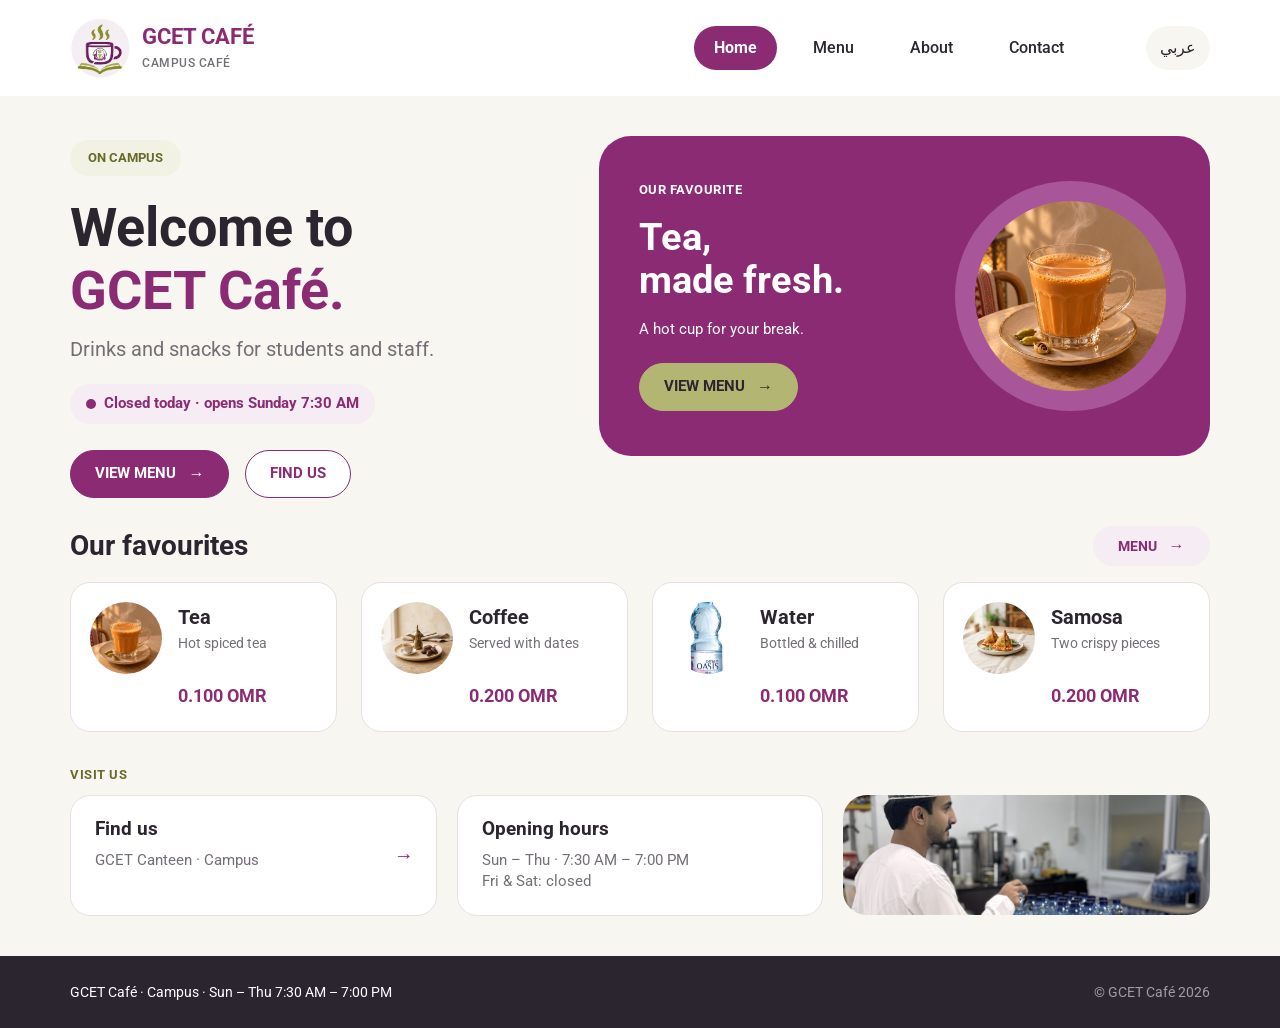
<file: index.html>
<!DOCTYPE html>
<html lang="en" dir="ltr">
<head>
  <meta charset="UTF-8">
  <meta name="viewport" content="width=device-width, initial-scale=1">
  <meta name="description" content="GCET Café – drinks and snacks for students and staff at the Global College of Engineering and Technology, Oman.">
  <title>GCET Café · Home</title>
  <link rel="icon" href="images/logo.png">
  <link rel="preconnect" href="https://fonts.googleapis.com">
  <link rel="preconnect" href="https://fonts.gstatic.com" crossorigin>
  <link href="https://fonts.googleapis.com/css2?family=Cairo:wght@400;500;700&family=Roboto:wght@400;500;700&display=swap" rel="stylesheet">
  <link rel="stylesheet" href="css/style.css">
</head>
<body data-title="title.home">
  <a class="skip-link" href="#main" data-i18n="skip">Skip to main content</a>

  <!-- ===== Header ===== -->
  <header class="site-header">
    <div class="container header-inner">
      <a class="brand" href="index.html">
        <img src="images/logo.png" alt="" width="60" height="60">
        <span class="brand-text">
          <strong data-i18n="brand.name">GCET CAFÉ</strong>
          <small data-i18n="brand.tag">CAMPUS CAFÉ</small>
        </span>
      </a>
      <nav class="top-nav" data-i18n-attr="aria-label:nav.main" aria-label="Main navigation">
        <ul>
          <li><a href="index.html" aria-current="page" data-i18n="nav.home">Home</a></li>
          <li><a href="menu.html" data-i18n="nav.menu">Menu</a></li>
          <li><a href="about.html" data-i18n="nav.about">About</a></li>
          <li><a href="contact.html" data-i18n="nav.contact">Contact</a></li>
        </ul>
      </nav>
      <button class="lang-btn" type="button" data-i18n="lang.switch" data-i18n-attr="aria-label:lang.label" aria-label="Switch to Arabic">عربي</button>
      <button class="menu-btn" type="button" aria-expanded="false" aria-controls="nav-overlay" data-i18n-attr="aria-label:nav.open" aria-label="Open navigation menu">
        <span data-icon="burger" style="width:24px;height:24px;display:block"></span>
      </button>
    </div>
  </header>

  <!-- ===== Navigation menu (mobile) ===== -->
  <div class="nav-overlay" id="nav-overlay">
    <nav class="nav-panel" data-i18n-attr="aria-label:nav.main" aria-label="Main navigation">
      <div class="nav-panel-top">
        <span class="nav-panel-title" data-i18n="nav.title">EXPLORE</span>
        <button class="menu-btn close-btn" type="button" data-i18n-attr="aria-label:nav.close" aria-label="Close navigation menu" style="display:inline-flex">
          <span data-icon="close" style="width:22px;height:22px;display:block"></span>
        </button>
      </div>
      <ul>
        <li><a href="index.html" aria-current="page"><strong data-i18n="nav.home">Home</strong><span data-i18n="nav.home.sub">Main page</span></a></li>
        <li><a href="menu.html"><strong data-i18n="nav.menu">Menu</strong><span data-i18n="nav.menu.sub">Drinks and snacks</span></a></li>
        <li><a href="about.html"><strong data-i18n="nav.about">About</strong><span data-i18n="nav.about.sub">About the café</span></a></li>
        <li><a href="contact.html"><strong data-i18n="nav.contact">Contact</strong><span data-i18n="nav.contact.sub">Get in touch</span></a></li>
      </ul>
    </nav>
  </div>

  <!-- ===== Main content ===== -->
  <main id="main" class="container">
    <div class="home-top">
      <section class="hero">
        <span class="pill" data-i18n="home.badge">ON CAMPUS</span>
        <h1><span data-i18n="home.h1a">Welcome to</span> <span class="accent" data-i18n="home.h1b">GCET Café.</span></h1>
        <p class="lead" data-i18n="home.sub">Drinks and snacks for students and staff.</p>
        <p class="pill status-pill" id="status-pill" role="status">
          <span class="dot" aria-hidden="true"></span>
          <span class="status-text">Open now · until 7:00 PM</span>
        </p>
        <div class="hero-buttons">
          <a class="btn" href="menu.html"><span data-i18n="home.viewMenu">VIEW MENU</span><span class="arrow" aria-hidden="true">→</span></a>
          <a class="btn btn-outline" href="contact.html" data-i18n="home.findUs">FIND US</a>
        </div>
      </section>

      <section class="feature-card" aria-labelledby="feature-title">
        <div>
          <span class="eyebrow" data-i18n="home.feature.eyebrow">OUR FAVOURITE</span>
          <h2 id="feature-title"><span data-i18n="home.feature.t1">Tea,</span> <span data-i18n="home.feature.t2">made fresh.</span></h2>
          <p data-i18n="home.feature.copy">A hot cup for your break.</p>
          <a class="btn btn-olive" href="menu.html"><span data-i18n="home.viewMenu">VIEW MENU</span><span class="arrow" aria-hidden="true">→</span></a>
        </div>
        <div class="feature-photo">
          <img src="images/tea.png" alt="A glass of hot spiced tea on a saucer" data-i18n-attr="alt:alt.tea" width="200" height="200">
        </div>
      </section>
    </div>

    <section class="favourites" aria-labelledby="fav-title">
      <div class="section-row">
        <h2 class="section-title" id="fav-title" data-i18n="home.fav.title">Our favourites</h2>
        <a class="btn btn-soft" href="menu.html"><span data-i18n="home.fav.link">MENU</span><span class="arrow" aria-hidden="true">→</span></a>
      </div>
      <div class="fav-grid">
        <a class="card fav-card" href="menu.html#hot">
          <img src="images/tea.png" alt="" width="72" height="72">
          <h3 data-i18n="fav.tea">Tea</h3>
          <span class="desc" data-i18n="fav.tea.d">Hot spiced tea</span>
          <span class="price" data-price="0.1">0.100 OMR</span>
        </a>
        <a class="card fav-card" href="menu.html#hot">
          <img src="images/coffee.png" alt="" width="72" height="72">
          <h3 data-i18n="fav.coffee">Coffee</h3>
          <span class="desc" data-i18n="fav.coffee.d">Served with dates</span>
          <span class="price" data-price="0.2">0.200 OMR</span>
        </a>
        <a class="card fav-card" href="menu.html#cold">
          <img src="images/water.png" alt="" width="72" height="72">
          <h3 data-i18n="fav.water">Water</h3>
          <span class="desc" data-i18n="fav.water.d">Bottled &amp; chilled</span>
          <span class="price" data-price="0.1">0.100 OMR</span>
        </a>
        <a class="card fav-card" href="menu.html#snacks">
          <img src="images/samosa.png" alt="" width="72" height="72">
          <h3 data-i18n="fav.samosa">Samosa</h3>
          <span class="desc" data-i18n="fav.samosa.d">Two crispy pieces</span>
          <span class="price" data-price="0.2">0.200 OMR</span>
        </a>
      </div>
    </section>

    <section class="visit" aria-labelledby="visit-title">
      <h2 class="eyebrow" id="visit-title" data-i18n="home.visit">VISIT US</h2>
      <div class="visit-grid">
        <a class="card info-card" href="contact.html">
          <h3 data-i18n="info.find">Find us</h3>
          <p data-i18n="info.find.d">GCET Canteen · Campus</p>
          <span class="go" aria-hidden="true">→</span>
        </a>
        <div class="card info-card">
          <h3 data-i18n="info.hours">Opening hours</h3>
          <p><span data-i18n="info.hours.d1">Sun – Thu · 7:30 AM – 7:00 PM</span><br><span data-i18n="info.hours.d2">Fri &amp; Sat: closed</span></p>
        </div>        <img class="photo visit-photo" src="images/cafe-counter.png" alt="A staff member working at the café counter" data-i18n-attr="alt:alt.counter" width="416" height="120">
      </div>
    </section>
  </main>

  <!-- ===== Footer ===== -->
  <footer class="site-footer">
    <div class="container footer-inner">
      <p data-i18n="footer.info">GCET Café · Campus · Sun – Thu 7:30 AM – 7:00 PM</p>
      <p class="footer-copy" data-i18n="footer.copy">© GCET Café 2026</p>
    </div>
  </footer>

  <!-- ===== Bottom navigation (mobile) ===== -->
  <nav class="bottom-nav" data-i18n-attr="aria-label:nav.main" aria-label="Main navigation">
    <ul>
      <li><a href="index.html" aria-current="page"><span data-icon="home"></span><span data-i18n="nav.home">Home</span></a></li>
      <li><a href="menu.html"><span data-icon="menu"></span><span data-i18n="nav.menu">Menu</span></a></li>
      <li><a href="about.html"><span data-icon="about"></span><span data-i18n="nav.about">About</span></a></li>
      <li><a href="contact.html"><span data-icon="contact"></span><span data-i18n="nav.contact">Contact</span></a></li>
    </ul>
  </nav>

  <script src="js/main.js"></script>
</body>
</html>
</file>
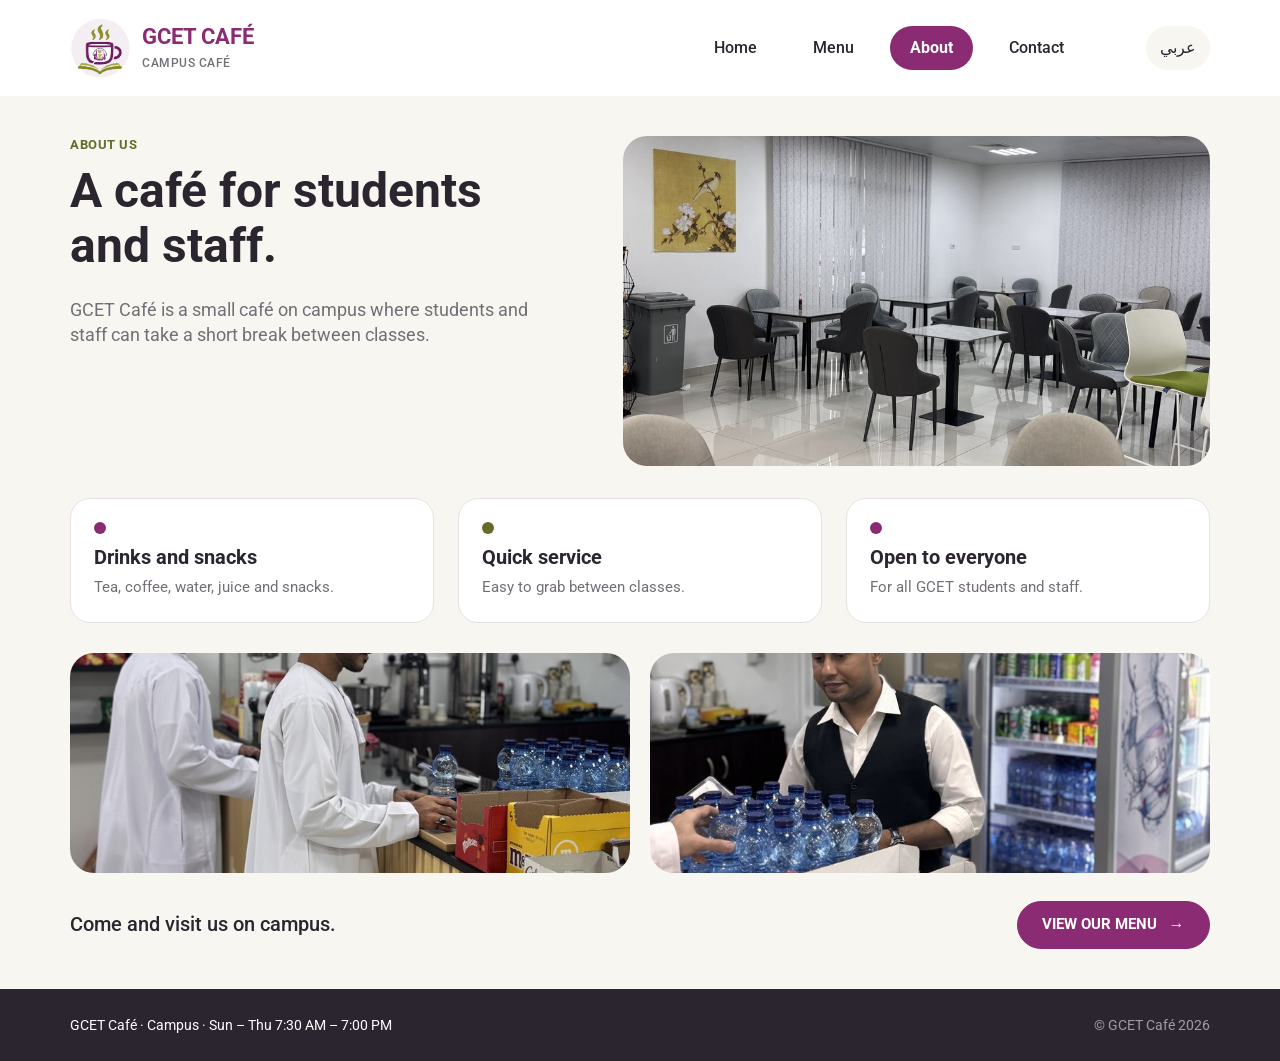
<file: about.html>
<!DOCTYPE html>
<html lang="en" dir="ltr">
<head>
  <meta charset="UTF-8">
  <meta name="viewport" content="width=device-width, initial-scale=1">
  <meta name="description" content="About GCET Café – a small café on campus for students and staff.">
  <title>GCET Café · About</title>
  <link rel="icon" href="images/logo.png">
  <link rel="preconnect" href="https://fonts.googleapis.com">
  <link rel="preconnect" href="https://fonts.gstatic.com" crossorigin>
  <link href="https://fonts.googleapis.com/css2?family=Cairo:wght@400;500;700&family=Roboto:wght@400;500;700&display=swap" rel="stylesheet">
  <link rel="stylesheet" href="css/style.css">
</head>
<body data-title="title.about">
  <a class="skip-link" href="#main" data-i18n="skip">Skip to main content</a>

  <!-- ===== Header ===== -->
  <header class="site-header">
    <div class="container header-inner">
      <a class="brand" href="index.html">
        <img src="images/logo.png" alt="" width="60" height="60">
        <span class="brand-text">
          <strong data-i18n="brand.name">GCET CAFÉ</strong>
          <small data-i18n="brand.tag">CAMPUS CAFÉ</small>
        </span>
      </a>
      <nav class="top-nav" data-i18n-attr="aria-label:nav.main" aria-label="Main navigation">
        <ul>
          <li><a href="index.html" data-i18n="nav.home">Home</a></li>
          <li><a href="menu.html" data-i18n="nav.menu">Menu</a></li>
          <li><a href="about.html" aria-current="page" data-i18n="nav.about">About</a></li>
          <li><a href="contact.html" data-i18n="nav.contact">Contact</a></li>
        </ul>
      </nav>
      <button class="lang-btn" type="button" data-i18n="lang.switch" data-i18n-attr="aria-label:lang.label" aria-label="Switch to Arabic">عربي</button>
      <button class="menu-btn" type="button" aria-expanded="false" aria-controls="nav-overlay" data-i18n-attr="aria-label:nav.open" aria-label="Open navigation menu">
        <span data-icon="burger" style="width:24px;height:24px;display:block"></span>
      </button>
    </div>
  </header>

  <!-- ===== Navigation menu (mobile) ===== -->
  <div class="nav-overlay" id="nav-overlay">
    <nav class="nav-panel" data-i18n-attr="aria-label:nav.main" aria-label="Main navigation">
      <div class="nav-panel-top">
        <span class="nav-panel-title" data-i18n="nav.title">EXPLORE</span>
        <button class="menu-btn close-btn" type="button" data-i18n-attr="aria-label:nav.close" aria-label="Close navigation menu" style="display:inline-flex">
          <span data-icon="close" style="width:22px;height:22px;display:block"></span>
        </button>
      </div>
      <ul>
        <li><a href="index.html"><strong data-i18n="nav.home">Home</strong><span data-i18n="nav.home.sub">Main page</span></a></li>
        <li><a href="menu.html"><strong data-i18n="nav.menu">Menu</strong><span data-i18n="nav.menu.sub">Drinks and snacks</span></a></li>
        <li><a href="about.html" aria-current="page"><strong data-i18n="nav.about">About</strong><span data-i18n="nav.about.sub">About the café</span></a></li>
        <li><a href="contact.html"><strong data-i18n="nav.contact">Contact</strong><span data-i18n="nav.contact.sub">Get in touch</span></a></li>
      </ul>
    </nav>
  </div>

  <!-- ===== Main content ===== -->
  <main id="main" class="container">
    <div class="about-top">
      <div>
        <span class="eyebrow" data-i18n="about.eyebrow">ABOUT US</span>
        <h1 class="page-title"><span data-i18n="about.t1">A café for students</span> <span data-i18n="about.t2">and staff.</span></h1>
        <p class="lead" data-i18n="about.text">GCET Café is a small café on campus where students and staff can take a short break between classes.</p>
      </div>
      <img class="photo about-photo" src="images/cafe-seating.png" alt="Tables and chairs in the café seating area" data-i18n-attr="alt:alt.seating" width="660" height="330">
    </div>

    <ul class="features">
      <li class="card feature">
        <span class="dot" aria-hidden="true"></span>
        <h3 data-i18n="about.hl1">Drinks and snacks</h3>
        <p data-i18n="about.hl1.d">Tea, coffee, water, juice and snacks.</p>
      </li>
      <li class="card feature">
        <span class="dot olive" aria-hidden="true"></span>
        <h3 data-i18n="about.hl2">Quick service</h3>
        <p data-i18n="about.hl2.d">Easy to grab between classes.</p>
      </li>
      <li class="card feature">
        <span class="dot" aria-hidden="true"></span>
        <h3 data-i18n="about.hl3">Open to everyone</h3>
        <p data-i18n="about.hl3.d">For all GCET students and staff.</p>
      </li>
    </ul>

    <div class="about-photos">
      <img class="photo" src="images/ordering.png" alt="Students buying bottled water at the counter" data-i18n-attr="alt:alt.ordering" width="630" height="220" loading="lazy">
      <img class="photo" src="images/preparing.png" alt="A staff member handing over bottled water" data-i18n-attr="alt:alt.preparing" width="630" height="220" loading="lazy">
    </div>

    <div class="about-end">
      <p data-i18n="about.closing">Come and visit us on campus.</p>
      <a class="btn" href="menu.html"><span data-i18n="about.cta">VIEW OUR MENU</span><span class="arrow" aria-hidden="true">→</span></a>
    </div>
  </main>

  <!-- ===== Footer ===== -->
  <footer class="site-footer">
    <div class="container footer-inner">
      <p data-i18n="footer.info">GCET Café · Campus · Sun – Thu 7:30 AM – 7:00 PM</p>
      <p class="footer-copy" data-i18n="footer.copy">© GCET Café 2026</p>
    </div>
  </footer>

  <!-- ===== Bottom navigation (mobile) ===== -->
  <nav class="bottom-nav" data-i18n-attr="aria-label:nav.main" aria-label="Main navigation">
    <ul>
      <li><a href="index.html"><span data-icon="home"></span><span data-i18n="nav.home">Home</span></a></li>
      <li><a href="menu.html"><span data-icon="menu"></span><span data-i18n="nav.menu">Menu</span></a></li>
      <li><a href="about.html" aria-current="page"><span data-icon="about"></span><span data-i18n="nav.about">About</span></a></li>
      <li><a href="contact.html"><span data-icon="contact"></span><span data-i18n="nav.contact">Contact</span></a></li>
    </ul>
  </nav>

  <script src="js/main.js"></script>
</body>
</html>
</file>
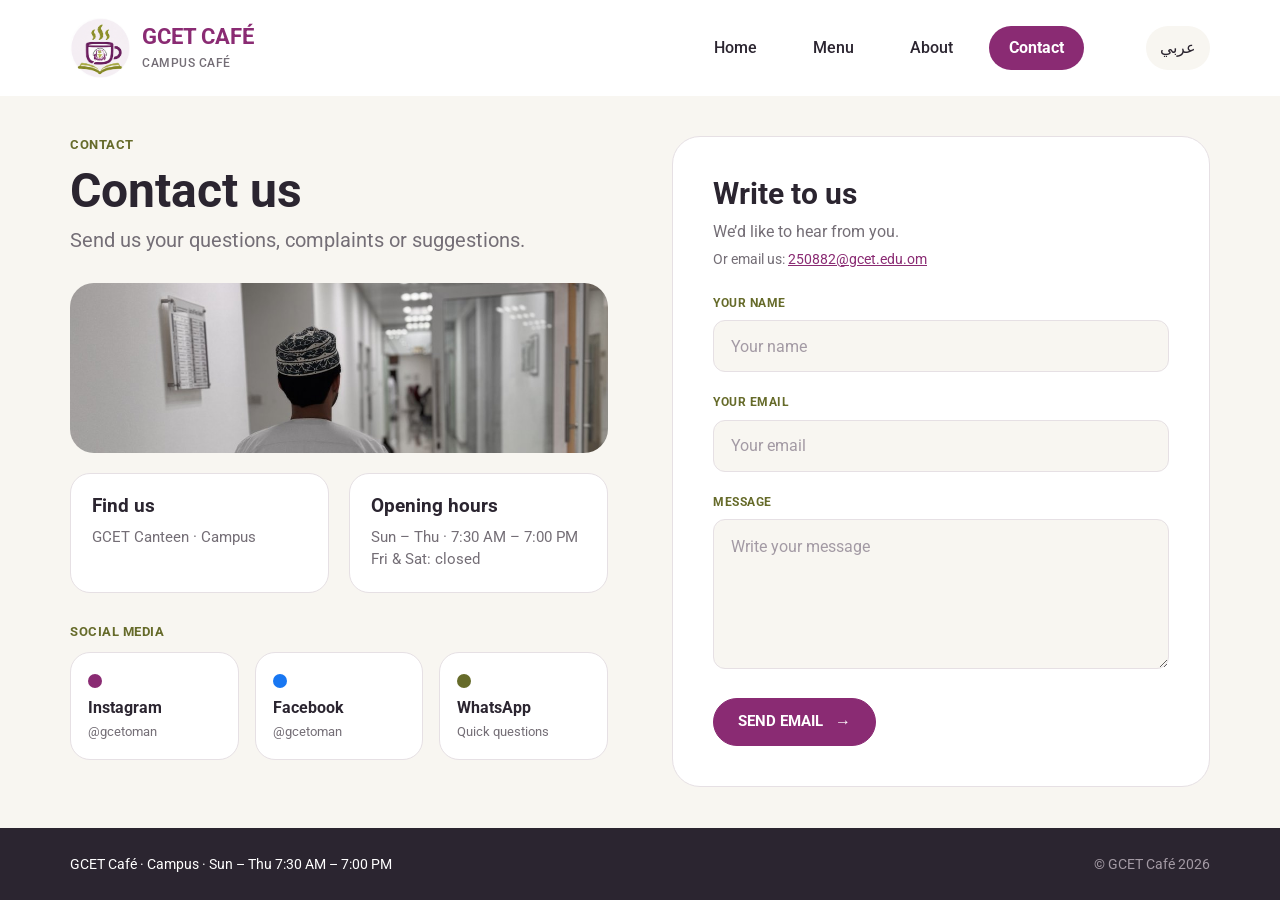
<file: contact.html>
<!DOCTYPE html>
<html lang="en" dir="ltr">
<head>
  <meta charset="UTF-8">
  <meta name="viewport" content="width=device-width, initial-scale=1">
  <meta name="description" content="Contact GCET Café – send your questions, complaints or suggestions.">
  <title>GCET Café · Contact</title>
  <link rel="icon" href="images/logo.png">
  <link rel="preconnect" href="https://fonts.googleapis.com">
  <link rel="preconnect" href="https://fonts.gstatic.com" crossorigin>
  <link href="https://fonts.googleapis.com/css2?family=Cairo:wght@400;500;700&family=Roboto:wght@400;500;700&display=swap" rel="stylesheet">
  <link rel="stylesheet" href="css/style.css">
</head>
<body data-title="title.contact">
  <a class="skip-link" href="#main" data-i18n="skip">Skip to main content</a>

  <!-- ===== Header ===== -->
  <header class="site-header">
    <div class="container header-inner">
      <a class="brand" href="index.html">
        <img src="images/logo.png" alt="" width="60" height="60">
        <span class="brand-text">
          <strong data-i18n="brand.name">GCET CAFÉ</strong>
          <small data-i18n="brand.tag">CAMPUS CAFÉ</small>
        </span>
      </a>
      <nav class="top-nav" data-i18n-attr="aria-label:nav.main" aria-label="Main navigation">
        <ul>
          <li><a href="index.html" data-i18n="nav.home">Home</a></li>
          <li><a href="menu.html" data-i18n="nav.menu">Menu</a></li>
          <li><a href="about.html" data-i18n="nav.about">About</a></li>
          <li><a href="contact.html" aria-current="page" data-i18n="nav.contact">Contact</a></li>
        </ul>
      </nav>
      <button class="lang-btn" type="button" data-i18n="lang.switch" data-i18n-attr="aria-label:lang.label" aria-label="Switch to Arabic">عربي</button>
      <button class="menu-btn" type="button" aria-expanded="false" aria-controls="nav-overlay" data-i18n-attr="aria-label:nav.open" aria-label="Open navigation menu">
        <span data-icon="burger" style="width:24px;height:24px;display:block"></span>
      </button>
    </div>
  </header>

  <!-- ===== Navigation menu (mobile) ===== -->
  <div class="nav-overlay" id="nav-overlay">
    <nav class="nav-panel" data-i18n-attr="aria-label:nav.main" aria-label="Main navigation">
      <div class="nav-panel-top">
        <span class="nav-panel-title" data-i18n="nav.title">EXPLORE</span>
        <button class="menu-btn close-btn" type="button" data-i18n-attr="aria-label:nav.close" aria-label="Close navigation menu" style="display:inline-flex">
          <span data-icon="close" style="width:22px;height:22px;display:block"></span>
        </button>
      </div>
      <ul>
        <li><a href="index.html"><strong data-i18n="nav.home">Home</strong><span data-i18n="nav.home.sub">Main page</span></a></li>
        <li><a href="menu.html"><strong data-i18n="nav.menu">Menu</strong><span data-i18n="nav.menu.sub">Drinks and snacks</span></a></li>
        <li><a href="about.html"><strong data-i18n="nav.about">About</strong><span data-i18n="nav.about.sub">About the café</span></a></li>
        <li><a href="contact.html" aria-current="page"><strong data-i18n="nav.contact">Contact</strong><span data-i18n="nav.contact.sub">Get in touch</span></a></li>
      </ul>
    </nav>
  </div>

  <!-- ===== Main content ===== -->
  <main id="main" class="container">
    <div class="contact-grid">
      <div>
        <span class="eyebrow" data-i18n="contact.eyebrow">CONTACT</span>
        <h1 class="page-title" data-i18n="contact.title">Contact us</h1>
        <p class="lead" data-i18n="contact.sub">Send us your questions, complaints or suggestions.</p>

        <img class="photo contact-photo" src="images/campus.png" alt="A student walking along a GCET campus corridor" data-i18n-attr="alt:alt.campus" width="600" height="170">

        <div class="contact-info">
          <div class="card info-card">
            <h3 data-i18n="info.find">Find us</h3>
            <p data-i18n="info.find.d">GCET Canteen · Campus</p>
          </div>
          <div class="card info-card">
          <h3 data-i18n="info.hours">Opening hours</h3>
          <p><span data-i18n="info.hours.d1">Sun – Thu · 7:30 AM – 7:00 PM</span><br><span data-i18n="info.hours.d2">Fri &amp; Sat: closed</span></p>
        </div>      </div>

        <section class="social" aria-labelledby="social-title">
          <h2 class="eyebrow" id="social-title" data-i18n="contact.social">SOCIAL MEDIA</h2>
          <div class="social-grid">
            <a class="card social-card" href="https://www.instagram.com/gcetoman/" target="_blank" rel="noopener">
              <span class="dot" aria-hidden="true"></span>
              <strong data-i18n="contact.ig">Instagram</strong>
              <span>@gcetoman</span>
              <span class="visually-hidden" data-i18n="contact.newtab">(opens in a new tab)</span>
            </a>
            <a class="card social-card" href="https://www.facebook.com/gcetoman/" target="_blank" rel="noopener">
              <span class="dot facebook" aria-hidden="true"></span>
              <strong data-i18n="contact.fb">Facebook</strong>
              <span>@gcetoman</span>
              <span class="visually-hidden" data-i18n="contact.newtab">(opens in a new tab)</span>
            </a>
            <!-- TODO: link to https://wa.me/968XXXXXXXX once the café gives its number -->
            <div class="card social-card">
              <span class="dot olive" aria-hidden="true"></span>
              <strong data-i18n="contact.wa">WhatsApp</strong>
              <span data-i18n="contact.wa.d">Quick questions</span>
            </div>
          </div>
        </section>
      </div>

      <section class="card form-card" aria-labelledby="form-title">
        <h2 id="form-title" data-i18n="form.title">Write to us</h2>
        <p class="form-sub" data-i18n="form.sub">We’d like to hear from you.</p>
        <p class="email-line"><span data-i18n="form.emailLine">Or email us:</span> <a href="mailto:250882@gcet.edu.om" dir="ltr">250882@gcet.edu.om</a></p>

        <form class="contact-form" id="contact-form" action="thank-you.html" method="get" novalidate>
          <div class="form-error-summary" id="form-error-summary" role="alert" data-i18n="form.err.summary">Please fix the fields marked in red.</div>

          <div class="field">
            <label for="name" data-i18n="form.name">YOUR NAME</label>
            <input id="name" name="name" type="text" autocomplete="name" required aria-describedby="name-error" placeholder="Your name" data-i18n-attr="placeholder:form.name.ph">
            <span class="error-msg" id="name-error"></span>
          </div>

          <div class="field">
            <label for="email" data-i18n="form.email">YOUR EMAIL</label>
            <input id="email" name="email" type="email" autocomplete="email" required aria-describedby="email-error" placeholder="Your email" data-i18n-attr="placeholder:form.email.ph">
            <span class="error-msg" id="email-error"></span>
          </div>

          <div class="field">
            <label for="message" data-i18n="form.message">MESSAGE</label>
            <textarea id="message" name="message" required aria-describedby="message-error" placeholder="Write your message" data-i18n-attr="placeholder:form.message.ph"></textarea>
            <span class="error-msg" id="message-error"></span>
          </div>

          <button class="btn" type="submit"><span data-i18n="form.submit">SEND EMAIL</span><span class="arrow" aria-hidden="true">→</span></button>
        </form>
      </section>
    </div>
  </main>

  <!-- ===== Footer ===== -->
  <footer class="site-footer">
    <div class="container footer-inner">
      <p data-i18n="footer.info">GCET Café · Campus · Sun – Thu 7:30 AM – 7:00 PM</p>
      <p class="footer-copy" data-i18n="footer.copy">© GCET Café 2026</p>
    </div>
  </footer>

  <!-- ===== Bottom navigation (mobile) ===== -->
  <nav class="bottom-nav" data-i18n-attr="aria-label:nav.main" aria-label="Main navigation">
    <ul>
      <li><a href="index.html"><span data-icon="home"></span><span data-i18n="nav.home">Home</span></a></li>
      <li><a href="menu.html"><span data-icon="menu"></span><span data-i18n="nav.menu">Menu</span></a></li>
      <li><a href="about.html"><span data-icon="about"></span><span data-i18n="nav.about">About</span></a></li>
      <li><a href="contact.html" aria-current="page"><span data-icon="contact"></span><span data-i18n="nav.contact">Contact</span></a></li>
    </ul>
  </nav>

  <script src="js/main.js"></script>
</body>
</html>
</file>
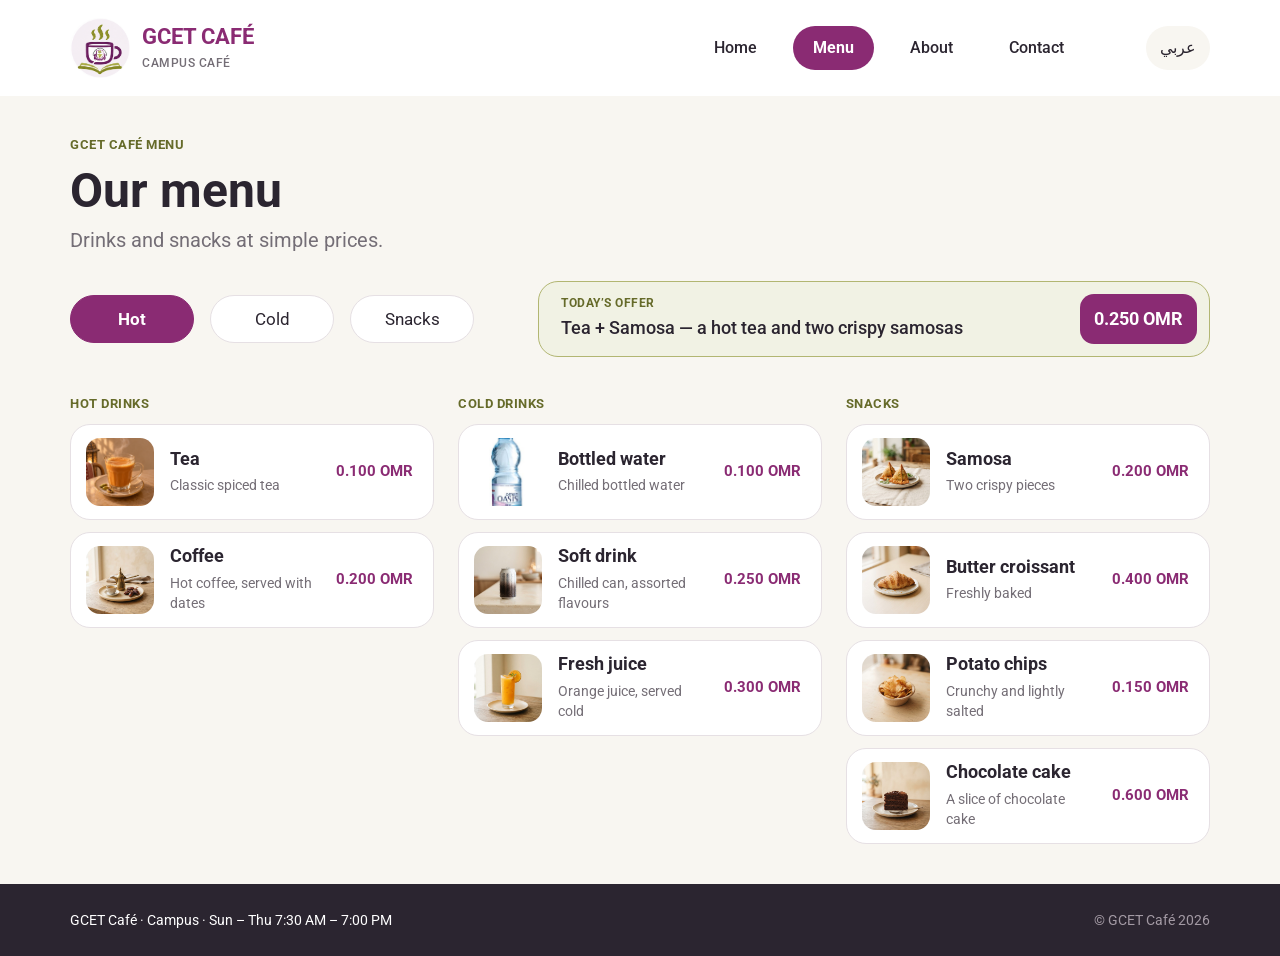
<file: menu.html>
<!DOCTYPE html>
<html lang="en" dir="ltr">
<head>
  <meta charset="UTF-8">
  <meta name="viewport" content="width=device-width, initial-scale=1">
  <meta name="description" content="GCET Café menu – hot drinks, cold drinks and snacks at simple prices.">
  <title>GCET Café · Menu</title>
  <link rel="icon" href="images/logo.png">
  <link rel="preconnect" href="https://fonts.googleapis.com">
  <link rel="preconnect" href="https://fonts.gstatic.com" crossorigin>
  <link href="https://fonts.googleapis.com/css2?family=Cairo:wght@400;500;700&family=Roboto:wght@400;500;700&display=swap" rel="stylesheet">
  <link rel="stylesheet" href="css/style.css">
</head>
<body data-title="title.menu">
  <a class="skip-link" href="#main" data-i18n="skip">Skip to main content</a>

  <!-- ===== Header ===== -->
  <header class="site-header">
    <div class="container header-inner">
      <a class="brand" href="index.html">
        <img src="images/logo.png" alt="" width="60" height="60">
        <span class="brand-text">
          <strong data-i18n="brand.name">GCET CAFÉ</strong>
          <small data-i18n="brand.tag">CAMPUS CAFÉ</small>
        </span>
      </a>
      <nav class="top-nav" data-i18n-attr="aria-label:nav.main" aria-label="Main navigation">
        <ul>
          <li><a href="index.html" data-i18n="nav.home">Home</a></li>
          <li><a href="menu.html" aria-current="page" data-i18n="nav.menu">Menu</a></li>
          <li><a href="about.html" data-i18n="nav.about">About</a></li>
          <li><a href="contact.html" data-i18n="nav.contact">Contact</a></li>
        </ul>
      </nav>
      <button class="lang-btn" type="button" data-i18n="lang.switch" data-i18n-attr="aria-label:lang.label" aria-label="Switch to Arabic">عربي</button>
      <button class="menu-btn" type="button" aria-expanded="false" aria-controls="nav-overlay" data-i18n-attr="aria-label:nav.open" aria-label="Open navigation menu">
        <span data-icon="burger" style="width:24px;height:24px;display:block"></span>
      </button>
    </div>
  </header>

  <!-- ===== Navigation menu (mobile) ===== -->
  <div class="nav-overlay" id="nav-overlay">
    <nav class="nav-panel" data-i18n-attr="aria-label:nav.main" aria-label="Main navigation">
      <div class="nav-panel-top">
        <span class="nav-panel-title" data-i18n="nav.title">EXPLORE</span>
        <button class="menu-btn close-btn" type="button" data-i18n-attr="aria-label:nav.close" aria-label="Close navigation menu" style="display:inline-flex">
          <span data-icon="close" style="width:22px;height:22px;display:block"></span>
        </button>
      </div>
      <ul>
        <li><a href="index.html"><strong data-i18n="nav.home">Home</strong><span data-i18n="nav.home.sub">Main page</span></a></li>
        <li><a href="menu.html" aria-current="page"><strong data-i18n="nav.menu">Menu</strong><span data-i18n="nav.menu.sub">Drinks and snacks</span></a></li>
        <li><a href="about.html"><strong data-i18n="nav.about">About</strong><span data-i18n="nav.about.sub">About the café</span></a></li>
        <li><a href="contact.html"><strong data-i18n="nav.contact">Contact</strong><span data-i18n="nav.contact.sub">Get in touch</span></a></li>
      </ul>
    </nav>
  </div>

  <!-- ===== Main content ===== -->
  <main id="main" class="container">
    <span class="eyebrow" data-i18n="menu.eyebrow">GCET CAFÉ MENU</span>
    <h1 class="page-title" data-i18n="menu.title">Our menu</h1>
    <p class="lead" data-i18n="menu.sub">Drinks and snacks at simple prices.</p>

    <div class="menu-bar">
      <div class="tabs" role="group" data-i18n-attr="aria-label:menu.tabs" aria-label="Jump to a menu section">
        <button class="tab" type="button" data-target="hot" aria-pressed="true" data-i18n="menu.tab.hot">Hot</button>
        <button class="tab" type="button" data-target="cold" aria-pressed="false" data-i18n="menu.tab.cold">Cold</button>
        <button class="tab" type="button" data-target="snacks" aria-pressed="false" data-i18n="menu.tab.snacks">Snacks</button>
      </div>
      <section class="offer-card" aria-labelledby="offer-label">
        <div>
          <h2 class="eyebrow" id="offer-label" data-i18n="menu.offer.label">TODAY’S OFFER</h2>
          <p class="offer-text" data-i18n="menu.offer.text">Tea + Samosa — a hot tea and two crispy samosas</p>
        </div>
        <span class="offer-price" data-price="0.25">0.250 OMR</span>
      </section>
    </div>

    <!-- Menu items are added by js/main.js from the MENU_ITEMS list -->
    <div class="menu-columns">
      <section class="menu-section" id="hot" aria-labelledby="hot-title">
        <h2 class="eyebrow" id="hot-title" tabindex="-1" data-i18n="menu.sec.hot">HOT DRINKS</h2>
        <ul class="menu-list" id="list-hot"></ul>
      </section>
      <section class="menu-section" id="cold" aria-labelledby="cold-title">
        <h2 class="eyebrow" id="cold-title" tabindex="-1" data-i18n="menu.sec.cold">COLD DRINKS</h2>
        <ul class="menu-list" id="list-cold"></ul>
      </section>
      <section class="menu-section" id="snacks" aria-labelledby="snacks-title">
        <h2 class="eyebrow" id="snacks-title" tabindex="-1" data-i18n="menu.sec.snacks">SNACKS</h2>
        <ul class="menu-list" id="list-snacks"></ul>
      </section>
    </div>
  </main>

  <!-- ===== Footer ===== -->
  <footer class="site-footer">
    <div class="container footer-inner">
      <p data-i18n="footer.info">GCET Café · Campus · Sun – Thu 7:30 AM – 7:00 PM</p>
      <p class="footer-copy" data-i18n="footer.copy">© GCET Café 2026</p>
    </div>
  </footer>

  <!-- ===== Bottom navigation (mobile) ===== -->
  <nav class="bottom-nav" data-i18n-attr="aria-label:nav.main" aria-label="Main navigation">
    <ul>
      <li><a href="index.html"><span data-icon="home"></span><span data-i18n="nav.home">Home</span></a></li>
      <li><a href="menu.html" aria-current="page"><span data-icon="menu"></span><span data-i18n="nav.menu">Menu</span></a></li>
      <li><a href="about.html"><span data-icon="about"></span><span data-i18n="nav.about">About</span></a></li>
      <li><a href="contact.html"><span data-icon="contact"></span><span data-i18n="nav.contact">Contact</span></a></li>
    </ul>
  </nav>

  <script src="js/main.js"></script>
</body>
</html>
</file>
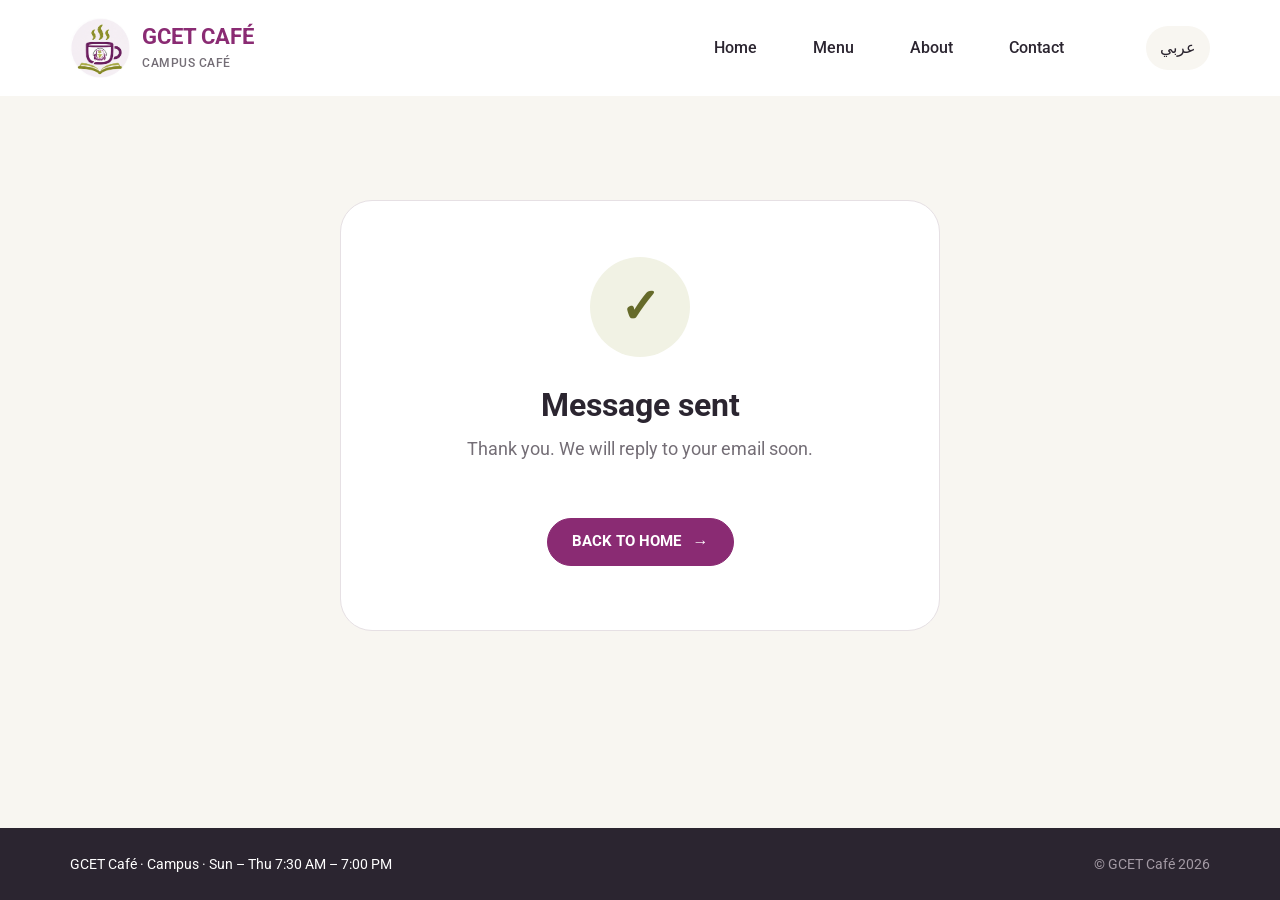
<file: thank-you.html>
<!DOCTYPE html>
<html lang="en" dir="ltr">
<head>
  <meta charset="UTF-8">
  <meta name="viewport" content="width=device-width, initial-scale=1">
  <meta name="description" content="Your message to GCET Café was sent.">
  <title>GCET Café · Message sent</title>
  <link rel="icon" href="images/logo.png">
  <link rel="preconnect" href="https://fonts.googleapis.com">
  <link rel="preconnect" href="https://fonts.gstatic.com" crossorigin>
  <link href="https://fonts.googleapis.com/css2?family=Cairo:wght@400;500;700&family=Roboto:wght@400;500;700&display=swap" rel="stylesheet">
  <link rel="stylesheet" href="css/style.css">
</head>
<body data-title="title.sent">
  <a class="skip-link" href="#main" data-i18n="skip">Skip to main content</a>

  <!-- ===== Header ===== -->
  <header class="site-header">
    <div class="container header-inner">
      <a class="brand" href="index.html">
        <img src="images/logo.png" alt="" width="60" height="60">
        <span class="brand-text">
          <strong data-i18n="brand.name">GCET CAFÉ</strong>
          <small data-i18n="brand.tag">CAMPUS CAFÉ</small>
        </span>
      </a>
      <nav class="top-nav" data-i18n-attr="aria-label:nav.main" aria-label="Main navigation">
        <ul>
          <li><a href="index.html" data-i18n="nav.home">Home</a></li>
          <li><a href="menu.html" data-i18n="nav.menu">Menu</a></li>
          <li><a href="about.html" data-i18n="nav.about">About</a></li>
          <li><a href="contact.html" data-i18n="nav.contact">Contact</a></li>
        </ul>
      </nav>
      <button class="lang-btn" type="button" data-i18n="lang.switch" data-i18n-attr="aria-label:lang.label" aria-label="Switch to Arabic">عربي</button>
      <button class="menu-btn" type="button" aria-expanded="false" aria-controls="nav-overlay" data-i18n-attr="aria-label:nav.open" aria-label="Open navigation menu">
        <span data-icon="burger" style="width:24px;height:24px;display:block"></span>
      </button>
    </div>
  </header>

  <!-- ===== Navigation menu (mobile) ===== -->
  <div class="nav-overlay" id="nav-overlay">
    <nav class="nav-panel" data-i18n-attr="aria-label:nav.main" aria-label="Main navigation">
      <div class="nav-panel-top">
        <span class="nav-panel-title" data-i18n="nav.title">EXPLORE</span>
        <button class="menu-btn close-btn" type="button" data-i18n-attr="aria-label:nav.close" aria-label="Close navigation menu" style="display:inline-flex">
          <span data-icon="close" style="width:22px;height:22px;display:block"></span>
        </button>
      </div>
      <ul>
        <li><a href="index.html"><strong data-i18n="nav.home">Home</strong><span data-i18n="nav.home.sub">Main page</span></a></li>
        <li><a href="menu.html"><strong data-i18n="nav.menu">Menu</strong><span data-i18n="nav.menu.sub">Drinks and snacks</span></a></li>
        <li><a href="about.html"><strong data-i18n="nav.about">About</strong><span data-i18n="nav.about.sub">About the café</span></a></li>
        <li><a href="contact.html"><strong data-i18n="nav.contact">Contact</strong><span data-i18n="nav.contact.sub">Get in touch</span></a></li>
      </ul>
    </nav>
  </div>

  <!-- ===== Main content ===== -->
  <main id="main" class="container">
    <div class="confirm-wrap">
      <section class="card confirm">
        <div class="tick" aria-hidden="true">✓</div>
        <h1 data-i18n="sent.title">Message sent</h1>
        <p id="thanks-copy">Thank you. We will reply to your email soon.</p>
        <a class="btn" href="index.html"><span data-i18n="sent.btn">BACK TO HOME</span><span class="arrow" aria-hidden="true">→</span></a>
      </section>
    </div>
  </main>

  <!-- ===== Footer ===== -->
  <footer class="site-footer">
    <div class="container footer-inner">
      <p data-i18n="footer.info">GCET Café · Campus · Sun – Thu 7:30 AM – 7:00 PM</p>
      <p class="footer-copy" data-i18n="footer.copy">© GCET Café 2026</p>
    </div>
  </footer>

  <!-- ===== Bottom navigation (mobile) ===== -->
  <nav class="bottom-nav" data-i18n-attr="aria-label:nav.main" aria-label="Main navigation">
    <ul>
      <li><a href="index.html"><span data-icon="home"></span><span data-i18n="nav.home">Home</span></a></li>
      <li><a href="menu.html"><span data-icon="menu"></span><span data-i18n="nav.menu">Menu</span></a></li>
      <li><a href="about.html"><span data-icon="about"></span><span data-i18n="nav.about">About</span></a></li>
      <li><a href="contact.html"><span data-icon="contact"></span><span data-i18n="nav.contact">Contact</span></a></li>
    </ul>
  </nav>

  <script src="js/main.js"></script>
</body>
</html>
</file>
<file: css/style.css>
/* =========================================================
   GCET Café — main stylesheet
   Colours, sizes and spacing follow the Figma design
   (Screens — Desktop + Screens — Mobile).
   ========================================================= */

:root {
  /* Brand colours (from Figma) */
  --purple: #8a2b73;
  --purple-ring: #a8559a;
  --purple-soft: #f6ecf4;
  --olive-dark: #666b2a;
  --olive: #b2b672;
  --olive-soft: #f1f2e4;
  --cream: #f8f6f1;
  --ink: #2b2530;
  --gray: #746e76;
  --gray-light: #a39aa4;
  --border: #e6e0e4;
  --white: #ffffff;
  --facebook: #1877f2;
  --error: #b3261e;

  --page-gutter: 16px;
  --header-h: 72px;
  --bottom-nav-h: 68px;
}

/* ---------- Base ---------- */
*,
*::before,
*::after {
  box-sizing: border-box;
}

html {
  scroll-behavior: smooth;
}

body {
  margin: 0;
  min-height: 100vh;
  display: flex;
  flex-direction: column;
  font-family: "Roboto", Arial, sans-serif;
  font-size: 15px;
  line-height: 1.45;
  color: var(--ink);
  background: var(--cream);
  padding-bottom: var(--bottom-nav-h);
}

html[lang="ar"] body {
  font-family: "Cairo", Tahoma, sans-serif;
}

img {
  max-width: 100%;
  display: block;
}

a {
  color: var(--purple);
}

h1, h2, h3, p {
  margin: 0;
}

h1, h2, h3 {
  line-height: 1.15;
}

/* Visible focus for keyboard users */
:focus-visible {
  outline: 3px solid var(--olive);
  outline-offset: 2px;
}

.skip-link {
  position: absolute;
  left: 8px;
  top: -60px;
  z-index: 100;
  padding: 10px 16px;
  border-radius: 12px;
  background: var(--purple);
  color: var(--white);
  text-decoration: none;
}
.skip-link:focus {
  top: 8px;
}

.visually-hidden {
  position: absolute;
  width: 1px;
  height: 1px;
  overflow: hidden;
  clip: rect(0 0 0 0);
  white-space: nowrap;
}

[data-icon] svg {
  width: 100%;
  height: 100%;
}

.container {
  width: 100%;
  max-width: 1440px;
  margin: 0 auto;
  padding-left: var(--page-gutter);
  padding-right: var(--page-gutter);
}

/* Arrows point the other way in Arabic */
html[dir="rtl"] .arrow {
  display: inline-block;
  transform: scaleX(-1);
}

/* ---------- Header ---------- */
.site-header {
  position: sticky;
  top: 0;
  z-index: 50;
  background: var(--white);
}

.header-inner {
  display: flex;
  align-items: center;
  gap: 10px;
  height: var(--header-h);
}

.brand {
  display: flex;
  align-items: center;
  gap: 12px;
  margin-inline-end: auto;
  text-decoration: none;
}
.brand img {
  width: 48px;
  height: 48px;
  border-radius: 50%;
  object-fit: cover;
}
.brand-text strong {
  display: block;
  font-size: 18px;
  font-weight: 700;
  color: var(--purple);
  line-height: 1.2;
}
.brand-text small {
  display: block;
  font-size: 11px;
  font-weight: 500;
  letter-spacing: 0.5px;
  color: var(--gray);
}

.top-nav {
  display: none;
}
.top-nav ul {
  list-style: none;
  display: flex;
  gap: 16px;
  margin: 0;
  padding: 0;
}
.top-nav a {
  display: flex;
  align-items: center;
  height: 44px;
  padding: 0 20px;
  border-radius: 22px;
  font-size: 16px;
  font-weight: 500;
  color: var(--ink);
  text-decoration: none;
}
.top-nav a:hover {
  background: var(--purple-soft);
}
.top-nav a[aria-current="page"] {
  background: var(--purple);
  color: var(--white);
  font-weight: 700;
}

.lang-btn,
.menu-btn {
  display: inline-flex;
  align-items: center;
  justify-content: center;
  height: 44px;
  min-width: 44px;
  padding: 0 14px;
  border: none;
  border-radius: 22px;
  background: var(--cream);
  color: var(--ink);
  font: inherit;
  font-size: 16px;
  font-weight: 500;
  cursor: pointer;
}
.lang-btn:hover,
.menu-btn:hover {
  background: var(--purple-soft);
}
.menu-btn {
  padding: 0 10px;
}

/* ---------- Slide-out navigation menu (mobile) ---------- */
.nav-overlay {
  position: fixed;
  inset: 0;
  z-index: 80;
  display: none;
  background: rgba(43, 37, 48, 0.45);
}
.nav-overlay.is-open {
  display: block;
}
.nav-panel {
  position: absolute;
  top: 0;
  bottom: 0;
  inset-inline-end: 0;
  width: min(320px, 85vw);
  padding: 20px;
  overflow-y: auto;
  background: var(--white);
}
.nav-panel-top {
  display: flex;
  align-items: center;
  justify-content: space-between;
  margin-bottom: 16px;
}
.nav-panel-title {
  font-size: 13px;
  font-weight: 700;
  letter-spacing: 0.5px;
  color: var(--olive-dark);
}
.nav-panel ul {
  list-style: none;
  margin: 0;
  padding: 0;
}
.nav-panel li + li {
  margin-top: 8px;
}
.nav-panel a {
  display: flex;
  flex-direction: column;
  padding: 12px 16px;
  border: 1px solid var(--border);
  border-radius: 16px;
  color: var(--ink);
  text-decoration: none;
}
.nav-panel a strong {
  font-size: 16px;
}
.nav-panel a span {
  font-size: 13px;
  color: var(--gray);
}
.nav-panel a[aria-current="page"] {
  background: var(--purple);
  border-color: var(--purple);
  color: var(--white);
}
.nav-panel a[aria-current="page"] span {
  color: var(--purple-soft);
}

/* ---------- Bottom navigation (mobile) ---------- */
.bottom-nav {
  position: fixed;
  left: 0;
  right: 0;
  bottom: 0;
  z-index: 40;
  height: var(--bottom-nav-h);
  background: var(--white);
  border-top: 1px solid var(--border);
}
.bottom-nav ul {
  list-style: none;
  display: grid;
  grid-template-columns: repeat(4, 1fr);
  height: 100%;
  margin: 0;
  padding: 0;
}
.bottom-nav a {
  display: flex;
  flex-direction: column;
  align-items: center;
  justify-content: center;
  gap: 2px;
  height: 100%;
  font-size: 12px;
  font-weight: 500;
  color: var(--gray);
  text-decoration: none;
}
.bottom-nav [data-icon] {
  width: 24px;
  height: 24px;
}
.bottom-nav a[aria-current="page"] {
  color: var(--purple);
  font-weight: 700;
}

/* ---------- Shared pieces ---------- */
main.container {
  flex: 1;
  padding-top: 28px;
  padding-bottom: 40px;
}

.eyebrow {
  display: block;
  font-size: 13px;
  font-weight: 700;
  letter-spacing: 0.5px;
  text-transform: uppercase;
  color: var(--olive-dark);
}
html[lang="ar"] .eyebrow {
  letter-spacing: 0;
}

.page-title {
  margin-top: 8px;
  font-size: 34px;
  font-weight: 700;
  color: var(--ink);
}
.lead {
  margin-top: 8px;
  font-size: 17px;
  color: var(--gray);
}

.pill {
  display: inline-flex;
  align-items: center;
  gap: 8px;
  height: 36px;
  padding: 0 18px;
  border-radius: 18px;
  background: var(--olive-soft);
  color: var(--olive-dark);
  font-size: 13px;
  font-weight: 700;
}

.card {
  background: var(--white);
  border: 1px solid var(--border);
  border-radius: 20px;
}

.photo {
  width: 100%;
  height: 100%;
  object-fit: cover;
  border-radius: 24px;
}

/* Buttons */
.btn {
  display: inline-flex;
  align-items: center;
  justify-content: center;
  gap: 12px;
  height: 48px;
  padding: 0 24px;
  border: 1px solid var(--purple);
  border-radius: 24px;
  background: var(--purple);
  color: var(--white);
  font: inherit;
  font-size: 15px;
  font-weight: 700;
  text-decoration: none;
  white-space: nowrap;
  cursor: pointer;
}
.btn:hover {
  filter: brightness(1.12);
}
.btn .arrow {
  font-size: 16px;
}
.btn-outline {
  background: var(--white);
  color: var(--purple);
}
.btn-outline:hover {
  background: var(--purple-soft);
  filter: none;
}
.btn-olive {
  background: var(--olive);
  border-color: var(--olive);
  color: var(--ink);
}
.btn-soft {
  height: 40px;
  border-color: var(--purple-soft);
  background: var(--purple-soft);
  color: var(--purple);
  font-size: 14px;
}

.section-row {
  display: flex;
  align-items: center;
  justify-content: space-between;
  gap: 12px;
  margin-bottom: 16px;
}
.section-title {
  font-size: 24px;
  font-weight: 700;
}

/* ---------- Home ---------- */
.home-top {
  display: grid;
  gap: 24px;
}
.hero h1 {
  margin-top: 20px;
  font-size: 40px;
  font-weight: 700;
  line-height: 1.18;
}
.hero h1 span {
  display: block;
}
.hero h1 .accent {
  color: var(--purple);
}
.hero .lead {
  margin-top: 12px;
}

.status-pill {
  margin-top: 20px;
  height: auto;
  min-height: 40px;
  padding: 8px 16px;
  border-radius: 20px;
  font-size: 15px;
}
.status-pill .dot {
  width: 10px;
  height: 10px;
  border-radius: 50%;
  background: var(--olive-dark);
  flex-shrink: 0;
}
.status-pill.is-closed {
  background: var(--purple-soft);
  color: var(--purple);
}
.status-pill.is-closed .dot {
  background: var(--purple);
}

.hero-buttons {
  display: flex;
  flex-wrap: wrap;
  gap: 16px;
  margin-top: 26px;
}

.feature-card {
  display: flex;
  align-items: center;
  justify-content: space-between;
  gap: 16px;
  padding: 28px 24px;
  border-radius: 32px;
  background: var(--purple);
  color: var(--white);
}
.feature-card .eyebrow {
  color: var(--white);
}
.feature-card h2 {
  margin-top: 16px;
  font-size: 30px;
  font-weight: 700;
  line-height: 1.1;
}
.feature-card h2 span {
  display: block;
}
.feature-card p {
  margin-top: 18px;
  font-size: 15px;
}
.feature-card .btn {
  margin-top: 22px;
}
.feature-photo {
  flex-shrink: 0;
  width: 132px;
  height: 132px;
  padding: 12px;
  border-radius: 50%;
  background: var(--purple-ring);
}
.feature-photo img {
  width: 100%;
  height: 100%;
  border-radius: 50%;
  object-fit: cover;
}

.favourites {
  margin-top: 36px;
}
.fav-grid {
  display: grid;
  grid-template-columns: 1fr 1fr;
  gap: 12px;
}
.fav-card {
  display: flex;
  flex-direction: column;
  gap: 4px;
  padding: 16px;
  color: inherit;
  text-decoration: none;
}
.fav-card:hover {
  border-color: var(--purple-ring);
}
.fav-card img {
  width: 56px;
  height: 56px;
  border-radius: 50%;
  object-fit: cover;
  margin-bottom: 10px;
}
.fav-card h3 {
  font-size: 18px;
  font-weight: 700;
}
.fav-card .desc {
  font-size: 14px;
  color: var(--gray);
}
.price {
  font-weight: 700;
  color: var(--purple);
  white-space: nowrap;
}
.fav-card .price {
  margin-top: 14px;
  font-size: 17px;
}

.visit {
  margin-top: 36px;
}
.visit .eyebrow {
  margin-bottom: 12px;
}
.visit-grid {
  display: grid;
  gap: 16px;
}
.info-card {
  position: relative;
  display: block;
  min-height: 110px;
  padding: 22px 24px;
  color: inherit;
  text-decoration: none;
}
.info-card h3 {
  font-size: 19px;
  font-weight: 700;
}
.info-card p {
  margin-top: 10px;
  font-size: 14px;
  color: var(--gray);
}
.info-card .go {
  position: absolute;
  top: 50%;
  inset-inline-end: 22px;
  transform: translateY(-50%);
  font-size: 20px;
  font-weight: 700;
  color: var(--purple);
}
html[dir="rtl"] .info-card .go {
  transform: translateY(-50%) scaleX(-1);
}
a.info-card:hover {
  border-color: var(--purple-ring);
}
.visit-photo {
  height: 160px;
}

/* ---------- Menu page ---------- */
.menu-bar {
  display: grid;
  gap: 16px;
  margin-top: 26px;
}
.tabs {
  display: flex;
  gap: 12px;
}
.tab {
  flex: 1;
  max-width: 124px;
  height: 48px;
  border: 1px solid var(--border);
  border-radius: 24px;
  background: var(--white);
  color: var(--ink);
  font: inherit;
  font-size: 17px;
  cursor: pointer;
}
.tab[aria-pressed="true"] {
  background: var(--purple);
  border-color: var(--purple);
  color: var(--white);
  font-weight: 700;
}

.offer-card {
  display: flex;
  align-items: center;
  justify-content: space-between;
  gap: 16px;
  padding: 12px 12px 12px 22px;
  border: 1px solid var(--olive);
  border-radius: 20px;
  background: var(--olive-soft);
}
html[dir="rtl"] .offer-card {
  padding: 12px 22px 12px 12px;
}
.offer-card .eyebrow {
  font-size: 12px;
}
.offer-card .offer-text {
  margin-top: 4px;
  font-size: 16px;
  font-weight: 500;
}
.offer-card .offer-price {
  flex-shrink: 0;
  padding: 12px 14px;
  border-radius: 14px;
  background: var(--purple);
  color: var(--white);
  font-size: 17px;
  font-weight: 700;
  white-space: nowrap;
}

.menu-columns {
  display: grid;
  gap: 28px;
  margin-top: 32px;
}
.menu-section {
  scroll-margin-top: calc(var(--header-h) + 16px);
}
.menu-section .eyebrow {
  margin-bottom: 12px;
}
.menu-list {
  list-style: none;
  display: grid;
  gap: 12px;
  margin: 0;
  padding: 0;
}
.menu-item {
  display: flex;
  align-items: center;
  gap: 16px;
  min-height: 96px;
  padding: 13px 20px 13px 15px;
}
html[dir="rtl"] .menu-item {
  padding: 13px 15px 13px 20px;
}
.menu-item img {
  flex-shrink: 0;
  width: 68px;
  height: 68px;
  border-radius: 14px;
  object-fit: cover;
}
.menu-item .text {
  flex: 1;
  min-width: 0;
}
.menu-item h3 {
  font-size: 18px;
  font-weight: 700;
}
.menu-item p {
  margin-top: 6px;
  font-size: 14px;
  color: var(--gray);
}
.menu-item .price {
  font-size: 15px;
}

/* ---------- About page ---------- */
.about-top {
  display: grid;
  gap: 24px;
}
.about-top .page-title span {
  display: block;
}
.about-top .lead {
  margin-top: 24px;
  max-width: 540px;
  font-size: 17px;
  line-height: 1.4;
}
.about-photo {
  height: 220px;
}

.features {
  list-style: none;
  display: grid;
  gap: 16px;
  margin: 32px 0 0;
  padding: 0;
}
.feature {
  min-height: 120px;
  padding: 23px;
}
.feature .dot {
  display: block;
  width: 12px;
  height: 12px;
  border-radius: 50%;
  background: var(--purple);
}
.feature .dot.olive {
  background: var(--olive-dark);
}
.feature h3 {
  margin-top: 12px;
  font-size: 20px;
  font-weight: 700;
}
.feature p {
  margin-top: 8px;
  font-size: 15px;
  color: var(--gray);
}

.about-photos {
  display: grid;
  gap: 20px;
  margin-top: 30px;
}
.about-photos .photo {
  height: 200px;
}

.about-end {
  display: flex;
  flex-wrap: wrap;
  align-items: center;
  justify-content: space-between;
  gap: 16px;
  margin-top: 28px;
}
.about-end p {
  font-size: 20px;
  font-weight: 500;
}

/* ---------- Contact page ---------- */
.contact-grid {
  display: grid;
  gap: 28px;
}
.contact-photo {
  height: 170px;
  margin-top: 28px;
}
.contact-info {
  display: grid;
  grid-template-columns: 1fr 1fr;
  gap: 16px;
  margin-top: 20px;
}
.contact-info .info-card {
  padding: 21px;
}

.social {
  margin-top: 32px;
}
.social .eyebrow {
  margin-bottom: 12px;
}
.social-grid {
  display: grid;
  grid-template-columns: repeat(3, 1fr);
  gap: 12px;
}
.social-card {
  display: block;
  min-height: 92px;
  padding: 17px;
  color: inherit;
  text-decoration: none;
}
a.social-card:hover {
  border-color: var(--purple-ring);
}
.social-card .dot {
  display: block;
  width: 14px;
  height: 14px;
  border-radius: 50%;
  background: var(--purple);
}
.social-card .dot.facebook {
  background: var(--facebook);
}
.social-card .dot.olive {
  background: var(--olive-dark);
}
.social-card strong {
  display: block;
  margin-top: 8px;
  font-size: 16px;
}
.social-card span {
  display: block;
  margin-top: 4px;
  font-size: 13px;
  color: var(--gray);
}

.form-card {
  padding: 28px 24px;
  border-radius: 28px;
}
.form-card h2 {
  font-size: 30px;
  font-weight: 700;
}
.form-card .form-sub {
  margin-top: 8px;
  font-size: 16px;
  color: var(--gray);
}
.form-card .email-line {
  margin-top: 6px;
  font-size: 14px;
  color: var(--gray);
}

.contact-form {
  display: grid;
  gap: 22px;
  margin-top: 26px;
}
.field label {
  display: block;
  margin-bottom: 8px;
  font-size: 12px;
  font-weight: 700;
  letter-spacing: 0.5px;
  text-transform: uppercase;
  color: var(--olive-dark);
}
html[lang="ar"] .field label {
  font-size: 14px;
  letter-spacing: 0;
}
.field input,
.field textarea {
  width: 100%;
  height: 52px;
  padding: 0 17px;
  border: 1px solid var(--border);
  border-radius: 12px;
  background: var(--cream);
  color: var(--ink);
  font: inherit;
  font-size: 16px;
}
.field textarea {
  height: 150px;
  padding-top: 15px;
  resize: vertical;
}
.field ::placeholder {
  color: var(--gray-light);
}
.field input:focus,
.field textarea:focus {
  outline: none;
  border-color: var(--purple);
  background: var(--white);
  box-shadow: 0 0 0 3px var(--purple-soft);
}
.field [aria-invalid="true"] {
  border-color: var(--error);
  background: #fdf3f2;
}
.error-msg {
  display: block;
  margin-top: 6px;
  font-size: 13px;
  color: var(--error);
}
.error-msg:empty {
  display: none;
}
.form-error-summary {
  display: none;
  padding: 12px 14px;
  border: 1px solid var(--error);
  border-radius: 12px;
  background: #fdf3f2;
  color: var(--error);
  font-weight: 500;
}
.form-error-summary.is-visible {
  display: block;
}
.contact-form .btn {
  justify-self: start;
}

/* ---------- Message sent ---------- */
.confirm-wrap {
  display: flex;
  align-items: center;
  justify-content: center;
  padding: 40px 0;
}
.confirm {
  width: 100%;
  max-width: 600px;
  padding: 56px 24px 64px;
  border-radius: 32px;
  text-align: center;
}
.confirm .tick {
  display: grid;
  place-items: center;
  width: 100px;
  height: 100px;
  margin: 0 auto;
  border-radius: 50%;
  background: var(--olive-soft);
  color: var(--olive-dark);
  font-size: 48px;
  font-weight: 700;
}
.confirm h1 {
  margin-top: 30px;
  font-size: 32px;
  font-weight: 700;
}
.confirm p {
  margin-top: 12px;
  font-size: 18px;
  color: var(--gray);
}
.confirm .btn {
  margin-top: 56px;
}

/* ---------- Footer ---------- */
.site-footer {
  background: var(--ink);
  font-size: 14px;
}
.footer-inner {
  display: flex;
  flex-wrap: wrap;
  align-items: center;
  justify-content: space-between;
  gap: 8px 24px;
  min-height: 72px;
  padding-top: 20px;
  padding-bottom: 20px;
}
.site-footer p {
  color: var(--white);
}
.site-footer .footer-copy {
  color: var(--gray-light);
}

/* =========================================================
   Tablet and desktop
   ========================================================= */
@media (min-width: 900px) {
  :root {
    --page-gutter: clamp(24px, 5.5vw, 80px);
    --header-h: 96px;
  }
  body {
    padding-bottom: 0;
  }
  .bottom-nav,
  .menu-btn {
    display: none;
  }
  .top-nav {
    display: block;
  }
  .lang-btn {
    margin-inline-start: clamp(8px, 4vw, 72px);
  }
  .brand img {
    width: 60px;
    height: 60px;
  }
  .brand-text strong {
    font-size: 22px;
  }
  .brand-text small {
    font-size: 12px;
    margin-top: 4px;
  }

  main.container {
    padding-top: 40px;
  }
  .page-title {
    font-size: 48px;
  }
  .lead {
    font-size: 20px;
  }

  /* Home */
  .home-top {
    gap: 32px;
  }
  .hero {
    padding-top: 4px;
  }
  .hero h1 {
    font-size: clamp(40px, 4.2vw, 56px);
  }
  .feature-card {
    min-height: 320px;
    padding: 40px 24px 40px 40px;
  }
  html[dir="rtl"] .feature-card {
    padding: 40px 40px 40px 24px;
  }
  .feature-card h2 {
    font-size: clamp(32px, 3vw, 40px);
  }
  .feature-photo {
    width: clamp(180px, 18vw, 240px);
    height: clamp(180px, 18vw, 240px);
    padding: 20px;
  }
  .favourites {
    margin-top: 28px;
  }
  .section-title {
    font-size: 28px;
  }
  .fav-grid {
    grid-template-columns: repeat(2, 1fr);
    gap: 24px;
  }
  .fav-card {
    display: grid;
    grid-template-columns: 72px 1fr;
    column-gap: 16px;
    align-content: start;
    min-height: 150px;
    padding: 19px;
  }
  .fav-card img {
    grid-row: span 3;
    width: 72px;
    height: 72px;
    margin: 0;
  }
  .fav-card h3 {
    font-size: 20px;
    margin-top: 4px;
  }
  .fav-card h3,
  .fav-card .desc,
  .fav-card .price {
    grid-column: 2;
  }
  .fav-card .price {
    margin-top: 26px;
    font-size: 18px;
  }
  .visit-grid {
    grid-template-columns: 1fr 1fr 1fr;
    gap: 20px;
  }
  .info-card {
    min-height: 120px;
  }
  .info-card p {
    font-size: 15px;
  }
  .visit-photo {
    height: 120px;
  }

  /* Menu */
  .tabs {
    gap: 16px;
  }
  .tab {
    width: 124px;
  }
  .offer-card {
    min-height: 72px;
  }
  .offer-card .offer-text {
    font-size: 18px;
  }
  .offer-card .offer-price {
    font-size: 18px;
  }
  .menu-columns {
    grid-template-columns: repeat(auto-fit, minmax(340px, 1fr));
    gap: 24px;
    align-items: start;
    margin-top: 40px;
  }

  /* About */
  .about-top .lead {
    font-size: 18px;
  }
  .about-photo {
    height: 330px;
  }
  .features {
    grid-template-columns: repeat(auto-fit, minmax(240px, 1fr));
    gap: 24px;
  }
  .about-photos {
    grid-template-columns: 1fr 1fr;
  }
  .about-photos .photo {
    height: 220px;
  }

  /* Contact */
  .contact-info {
    gap: 20px;
  }
  .social-grid {
    gap: 16px;
  }
  .form-card {
    padding: 40px;
  }

  .confirm-wrap {
    padding: 64px 0;
  }
}

/* Wide screens: put the big blocks side by side */
@media (min-width: 1180px) {
  .fav-grid {
    grid-template-columns: repeat(4, 1fr);
  }
  .home-top {
    grid-template-columns: minmax(0, 1fr) minmax(0, 1.25fr);
    gap: 40px;
    align-items: start;
  }
  .menu-bar {
    grid-template-columns: auto 1fr;
    gap: clamp(24px, 5vw, 76px);
    align-items: center;
  }
  .about-top {
    grid-template-columns: minmax(0, 1fr) minmax(0, 1.2fr);
    gap: clamp(32px, 5vw, 80px);
    align-items: start;
  }
  .contact-grid {
    grid-template-columns: minmax(0, 1fr) minmax(0, 1fr);
    gap: clamp(32px, 5vw, 80px);
    align-items: start;
  }
}

@media (prefers-reduced-motion: reduce) {
  html {
    scroll-behavior: auto;
  }
}
</file>
